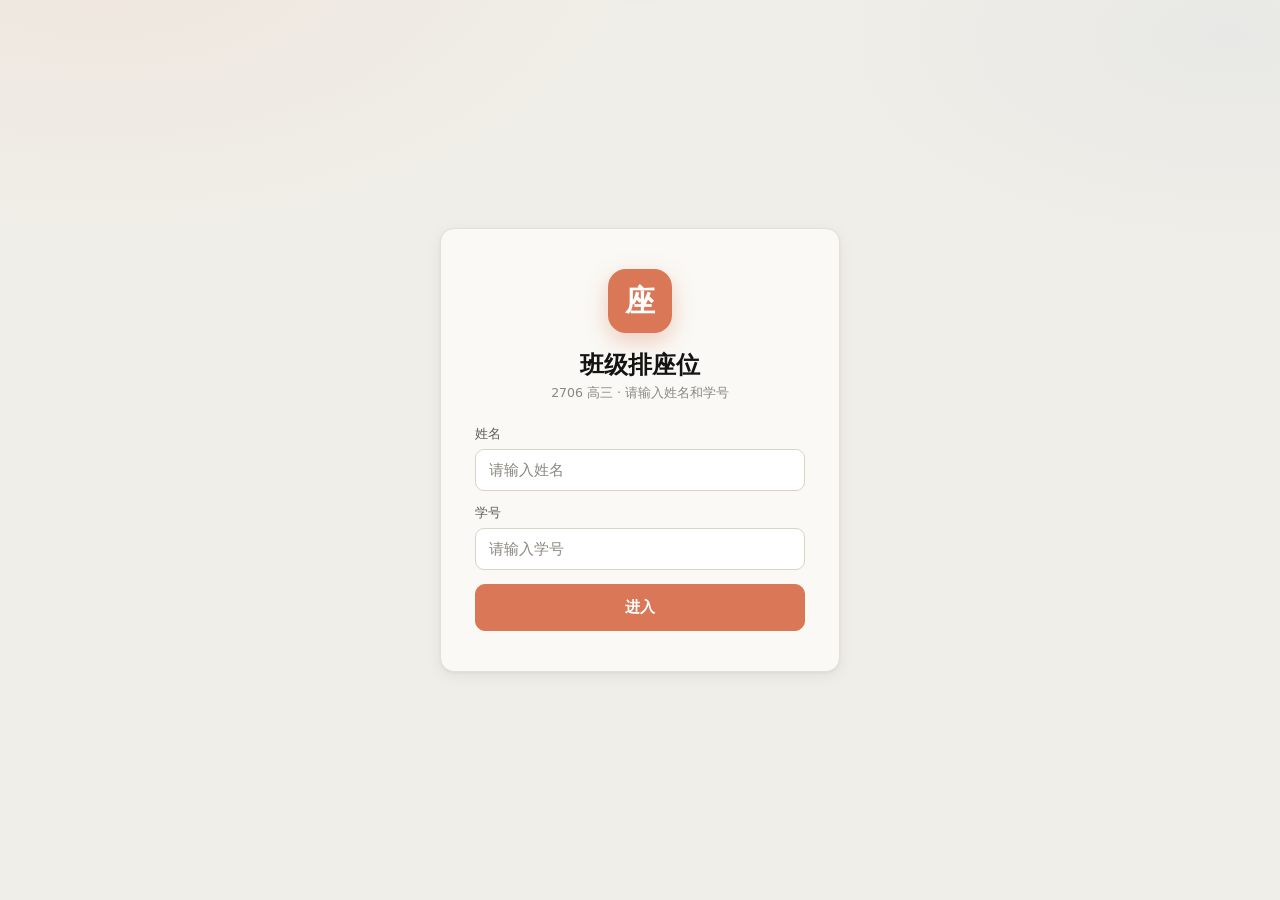
<file: docs/index.html>
<!DOCTYPE html>
<html lang="zh-CN">
<head>
<meta charset="UTF-8">
<meta name="viewport" content="width=device-width, initial-scale=1.0">
<title>班级排座位 · 2706 高三 · 在线版</title>
<style>
/* ============================================================
   Claude 风格主题（Anthropic 官网设计语言）
   暖米色纸感背景 · 陶土橙主色 · 衬线标题 + 人文无衬线正文
   柔和卡片阴影 · 温润圆角 · 低饱和大地色系点缀
   ============================================================ */
  :root{
    /* Anthropic 官方色板 */
    --cl-cream:  #f0eee8;              /* 页面底色：暖米白 */
    --cl-paper:  #faf9f5;              /* 卡片底色：纸白 */
    --cl-white:  #ffffff;
    --cl-dark:   #141413;              /* 墨色：近黑暖灰 */
    --cl-gray:   #5e5d5a;              /* 次级文字 */
    --cl-khaki:  #8a8880;              /* 三级文字 */
    --cl-line:   #e3e0d6;              /* 分隔线 */
    --cl-line-2: #d8d4c8;
    --cl-coral:  #d97757;              /* 主色：Claude 标志性珊瑚/陶土橙 */
    --cl-coral-d:#c25d3d;              /* 主色深态 */
    --cl-coral-soft: rgba(217,119,87,0.10);
    --cl-coral-ring: rgba(217,119,87,0.28);
    --cl-blue:   #587fbf;              /* 点缀蓝（原 Ollie Blue） */
    --cl-green:  #7f9d62;              /* 鼠尾草绿 */
    --cl-orange: #eb925e;              /* 浅陶 */
    --cl-khaki-b:#bcb4a4;
    --cl-gold-bg:#fdf3e3;              /* 米黄提示底 */

    /* 语义别名（沿用旧变量名，JS 无需改动） */
    --glass: var(--cl-paper);          /* 旧毛玻璃面板 → 纸白卡片 */
    --glass-strong: var(--cl-white);
    --stroke: var(--cl-line);
    --ink: var(--cl-dark);
    --ink-dim: var(--cl-gray);
    --rose: var(--cl-coral);           /* 女生 → 珊瑚 */
    --rose-soft: rgba(217,119,87,0.12);
    --blue: var(--cl-blue);            /* 男生 → 靛蓝 */
    --blue-soft: rgba(88,127,191,0.12);
    --gold: var(--cl-orange);
    --radius: 14px;
    --shadow: 0 1px 3px rgba(20,20,19,0.05), 0 4px 16px rgba(20,20,19,0.06);
    --shadow-lg: 0 2px 6px rgba(20,20,19,0.06), 0 12px 32px rgba(20,20,19,0.10);
    --serif: "Source Serif Pro","Noto Serif SC","Songti SC","STSong",Georgia,"Times New Roman",serif;
    --sans:  "Helvetica Neue","PingFang SC","Microsoft YaHei","Noto Sans SC",system-ui,sans-serif;
  }
  *{box-sizing:border-box; margin:0; padding:0;}
  html,body{height:100%;}
  body{
    font-family:var(--sans);
    color:var(--ink);
    min-height:100vh;
    background:
      radial-gradient(900px 480px at 8% -6%, rgba(217,119,87,0.07), transparent 60%),
      radial-gradient(800px 420px at 96% 4%, rgba(88,127,191,0.05), transparent 55%),
      var(--cl-cream);
    background-attachment:fixed;
    -webkit-font-smoothing:antialiased;
  }
  /* 卡片：Claude 式柔和浮起 */
  .glass{
    background:var(--cl-paper);
    border:1px solid var(--cl-line);
    border-radius:var(--radius);
    box-shadow:var(--shadow);
  }
  .app{display:flex; gap:20px; padding:24px; max-width:1500px; margin:0 auto; min-height:100vh; align-items:flex-start;}
  .panel{width:330px; flex-shrink:0; padding:22px; position:sticky; top:24px; display:flex; flex-direction:column; gap:16px; max-height:calc(100vh - 48px); overflow-y:auto;}
  .panel::-webkit-scrollbar{width:6px;}
  .panel::-webkit-scrollbar-thumb{background:var(--cl-khaki-b); border-radius:3px;}
  /* 品牌区 */
  .brand{display:flex; align-items:center; gap:12px;}
  .brand .logo{width:44px;height:44px;border-radius:12px;background:var(--cl-coral);color:#fff;display:flex;align-items:center;justify-content:center;font-size:21px;font-family:var(--serif);font-weight:600;box-shadow:0 4px 14px rgba(217,119,87,0.35);}
  .brand h1{font-size:19px; font-weight:600; letter-spacing:.2px; font-family:var(--serif); color:var(--cl-dark);}
  .brand p{font-size:12px; color:var(--cl-khaki); margin-top:2px;}
  .sec-title{font-size:11px; color:var(--cl-khaki); letter-spacing:1.5px; margin-bottom:8px; text-transform:uppercase; font-weight:600;}
  /* 统计块 */
  .stat-row{display:flex; gap:8px;}
  .stat{flex:1; text-align:center; padding:10px 6px; border-radius:12px; background:var(--cl-white); border:1px solid var(--cl-line);}
  .stat b{display:block; font-size:22px; font-weight:700; font-family:var(--serif); color:var(--cl-dark);}
  .stat span{font-size:11px; color:var(--cl-khaki);}
  .stat.girl b{color:var(--cl-coral);}
  .stat.boy b{color:var(--cl-blue);}
  .stat.seat b{color:#c07a3d;}
  /* 按钮：Claude 式圆润描边/实心 */
  .btn{
    display:inline-flex; align-items:center; justify-content:center; gap:6px;
    padding:10px 14px; border-radius:10px; border:1px solid var(--cl-line-2);
    background:var(--cl-white); color:var(--cl-dark); font-size:14px; cursor:pointer;
    transition:background .18s, border-color .18s, transform .12s, box-shadow .18s;
    width:100%; font-family:inherit; font-weight:500;
  }
  .btn:hover{background:#f5f3ec; border-color:var(--cl-khaki-b); transform:translateY(-1px); box-shadow:0 2px 8px rgba(20,20,19,0.06);}
  .btn:active{transform:translateY(0);}
  .btn.primary{background:var(--cl-coral); border-color:var(--cl-coral); color:#fff; font-weight:600;}
  .btn.primary:hover{background:var(--cl-coral-d); border-color:var(--cl-coral-d); box-shadow:0 4px 14px rgba(217,119,87,0.32);}
  .btn.gold{background:#efe6d5; border-color:#e0d3ba; color:#6b5233; font-weight:600;}
  .btn.gold:hover{background:#e8dcc6; box-shadow:0 2px 8px rgba(120,90,40,0.12);}
  .btn.green{background:var(--cl-green); border-color:var(--cl-green); color:#fff; font-weight:600;}
  .btn.green:hover{background:#6d8a53; box-shadow:0 4px 12px rgba(127,157,98,0.3);}
  .btn.red{background:#c14b3f; border-color:#c14b3f; color:#fff; font-weight:600;}
  .btn.red:hover{background:#a53c31; box-shadow:0 4px 12px rgba(193,75,63,0.3);}
  .btn.small{padding:8px 10px; font-size:12.5px;}
  .btn.mini{padding:5px 9px; font-size:12px; width:auto;}
  .btn-row{display:flex; gap:8px;}
  .btn-row .btn{flex:1;}
  /* 选项行与开关 */
  .opt{display:flex; align-items:center; justify-content:space-between; padding:8px 4px; font-size:13px; color:var(--ink);}
  .switch{position:relative; width:40px; height:22px; flex-shrink:0;}
  .switch input{opacity:0; width:0; height:0;}
  .sl{position:absolute; cursor:pointer; inset:0; border-radius:22px; background:#ddd8cc; border:1px solid var(--cl-line-2); transition:.25s;}
  .sl:before{content:""; position:absolute; width:16px; height:16px; left:3px; top:2px; border-radius:50%; background:#fff; transition:.25s; box-shadow:0 1px 3px rgba(0,0,0,0.18);}
  .switch input:checked + .sl{background:var(--cl-coral); border-color:var(--cl-coral);}
  .switch input:checked + .sl:before{transform:translateX(17px);}
  /* 输入控件 */
  input[type=text], input[type=number], input[type=password], select, textarea{
    background:var(--cl-white); border:1px solid var(--cl-line-2); color:var(--cl-dark);
    border-radius:9px; padding:8px 10px; font-size:13px; width:100%; font-family:inherit; outline:none;
    transition:border-color .18s, box-shadow .18s;
  }
  input:focus, select:focus, textarea:focus{border-color:var(--cl-coral); box-shadow:0 0 0 3px var(--cl-coral-ring);}
  ::placeholder{color:var(--cl-khaki);}
  label{font-size:12px; color:var(--cl-gray); display:block; margin-bottom:4px;}
  .collapse{border-top:1px dashed var(--cl-line-2); padding-top:12px;}
  .file-input{position:relative;}
  .file-input input[type=file]{position:absolute; inset:0; opacity:0; cursor:pointer;}
  .tip{font-size:11px; color:var(--cl-khaki); line-height:1.6;}
  /* 同步状态 */
  .sync-status{display:flex; align-items:center; gap:8px; font-size:12px; color:var(--cl-gray); padding:8px 10px; border-radius:10px; background:var(--cl-gold-bg); border:1px solid #eeddc0;}
  .sync-status .dot-s{width:9px;height:9px;border-radius:50%;background:var(--cl-green); box-shadow:0 0 0 3px rgba(127,157,98,0.18); flex-shrink:0;}
  .sync-status.off .dot-s{background:#c14b3f; box-shadow:0 0 0 3px rgba(193,75,63,0.18);}
  /* Toast */
  .toast{
    position:fixed; top:20px; left:50%; transform:translateX(-50%) translateY(-80px);
    background:var(--cl-dark); border:1px solid #2c2b28; color:#f5f3ec;
    padding:12px 22px; border-radius:12px; z-index:99;
    transition:transform .3s ease; font-size:14px; box-shadow:var(--shadow-lg); max-width:90vw;
  }
  .toast.show{transform:translateX(-50%) translateY(0);}
  .toast.err{background:#7e3226; border-color:#93402f;}
  /* 舞台区 */
  .stage{flex:1; min-width:0; display:flex; flex-direction:column; gap:16px;}
  .stage-head{padding:16px 20px; display:flex; align-items:center; justify-content:space-between; flex-wrap:wrap; gap:10px;}
  .stage-head h2{font-size:17px; font-weight:600; font-family:var(--serif); color:var(--cl-dark);}
  .stage-head .score{font-size:12.5px; color:var(--cl-gray);}
  .board{display:flex; justify-content:center; padding:10px 0 4px 0; gap:16px; flex-wrap:wrap;}
  .board-tag{
    width:70%; text-align:center; padding:9px; border-radius:10px;
    background:linear-gradient(180deg,#ece8dd,#e4dfd2);
    border:1px solid var(--cl-line-2); font-size:13px; letter-spacing:6px; color:var(--cl-gray); font-weight:500;
  }
  /* 讲台护法位 */
  .podium-area{display:flex; justify-content:flex-start; padding:4px 12px 8px 12px; gap:14px; align-items:stretch;}
  .podium-seat{
    min-width:120px; min-height:56px; border-radius:12px; padding:8px 14px; text-align:center;
    display:flex; flex-direction:column; align-items:center; justify-content:center; gap:2px;
    border:1px solid #e6c9a4; background:linear-gradient(180deg,#fdf3e3,#f9ead2);
  }
  .podium-seat .nm{font-size:14px; font-weight:700; color:#8a5a28;}
  .podium-seat .sub{font-size:10.5px; color:#b08a55;}
  .podium-empty{min-width:120px; min-height:56px; border-radius:12px; border:1px dashed #dfc8a8; display:flex; align-items:center; justify-content:center; font-size:12px; color:#c3a87e; background:#fcf8ef;}
  /* 座位网格 */
  .grid-wrap{padding:18px; overflow-x:auto;}
  .grid{display:grid; gap:12px; min-width:880px; margin:0 auto; justify-content:center;}
  .seat{
    min-height:88px; border-radius:12px; padding:10px 8px; text-align:center;
    display:flex; flex-direction:column; align-items:center; justify-content:center; gap:3px;
    border:1px solid var(--cl-line-2); background:var(--cl-white);
    cursor:pointer; position:relative; transition:transform .12s, box-shadow .2s, border-color .2s;
    user-select:none; box-shadow:0 1px 2px rgba(20,20,19,0.04);
  }
  .seat:hover{transform:translateY(-2px); box-shadow:var(--shadow);}
  .seat .nm{font-size:15px; font-weight:600; color:var(--cl-dark);}
  .seat .sub{font-size:10.5px; color:var(--cl-khaki);}
  .seat.girl{border-color:#e8b39c; background:var(--rose-soft);}
  .seat.boy{border-color:#b5c8e4; background:var(--blue-soft);}
  .seat.empty{background:#f7f5ef; border-style:dashed; transition:border-color .2s, background .2s, transform .2s;}
  .seat.empty:hover{border-color:var(--cl-green); background:rgba(127,157,98,0.08); transform:translateY(-2px);}
  .seat.empty .nm{color:#cdc8ba; font-weight:400;}
  .seat.middle::after{content:""; position:absolute; inset:3px; border:1px solid rgba(20,20,19,0.06); border-radius:9px; pointer-events:none;}
  .seat.selected{border-color:var(--cl-coral); box-shadow:0 0 0 2px var(--cl-coral), var(--shadow); transform:translateY(-2px) scale(1.03);}
  .seat.me{border-color:var(--cl-green); box-shadow:0 0 0 2px rgba(127,157,98,0.8), var(--shadow);}
  .seat.no-swap{opacity:.6; cursor:not-allowed;}
  .seat .fav{position:absolute; top:-7px; right:-7px; width:22px;height:22px;border-radius:50%;background:var(--cl-coral); color:#fff; font-size:11px; font-weight:700; display:none; align-items:center; justify-content:center; box-shadow:0 2px 6px rgba(217,119,87,0.4);}
  .seat.single .fav{display:flex;}
  .seat.fixed-pair{border-color:#e0c08e; box-shadow:0 0 0 1px rgba(200,160,90,0.35) inset;}
  .seat.guard{border-color:#e6c9a4; background:linear-gradient(180deg,#fdf3e3,#f9ead2);}
  .seat.ban{border-color:#dba9a1;}
  .front-note{font-size:11px; color:var(--cl-khaki); text-align:center; margin-top:6px;}
  /* 图例 */
  .legend{display:flex; gap:14px; align-items:center; font-size:12px; color:var(--cl-gray); flex-wrap:wrap;}
  .dot{display:inline-block; width:11px;height:11px;border-radius:4px; margin-right:5px; vertical-align:-1px;}
  .legend .g{background:var(--rose-soft); border:1px solid #e8b39c;}
  .legend .b{background:var(--blue-soft); border:1px solid #b5c8e4;}
  .legend .m{background:#f7f5ef; border:1px dashed #c9c3b4;}
  .legend .k{background:#fdf3e3; border:1px solid #e6c9a4;}
  /* 换座申请 */
  .req-item{background:var(--cl-white); border:1px solid var(--cl-line); border-radius:12px; padding:10px 12px; margin-bottom:8px; box-shadow:0 1px 2px rgba(20,20,19,0.04);}
  .req-item .who{font-size:13px; font-weight:600; color:var(--cl-dark);}
  .req-item .meta{font-size:11px; color:var(--cl-khaki); margin:4px 0 8px;}
  .req-item .btns{display:flex; gap:8px;}
  .my-seat{display:flex; align-items:center; gap:10px; padding:10px 12px; border-radius:12px; background:#f2f5ee; border:1px solid #d5dec8; margin-bottom:6px;}
  .my-seat .lb{font-size:12px; color:var(--cl-gray);}
  .my-seat .nm{font-size:14px; font-weight:700; color:#57723f;}
  /* 登录页 */
  .login-wrap{min-height:100vh; display:flex; align-items:center; justify-content:center; padding:20px;}
  .login-card{width:400px; max-width:94vw; padding:40px 34px; text-align:center;}
  .login-card .logo{width:64px;height:64px;border-radius:18px;background:var(--cl-coral);color:#fff;display:flex;align-items:center;justify-content:center;font-size:30px;font-family:var(--serif);font-weight:600;margin:0 auto 16px;box-shadow:0 8px 22px rgba(217,119,87,0.35);}
  .login-card h1{font-size:24px; margin-bottom:4px; font-family:var(--serif); font-weight:600;}
  .login-card .sub{font-size:12.5px; color:var(--cl-khaki); margin-bottom:24px;}
  .login-card .field{text-align:left; margin-bottom:14px;}
  .login-card .field label{font-size:12.5px; color:var(--cl-gray); margin-bottom:6px;}
  .login-card input{font-size:15px; padding:11px 13px;}
  /* 用户条与角色标签 */
  .user-chip{display:flex; align-items:center; justify-content:space-between; gap:10px; padding:10px 12px; border-radius:12px; background:var(--cl-white); border:1px solid var(--cl-line);}
  .user-chip .u{font-size:13px; font-weight:600; color:var(--cl-dark);}
  .user-chip .r{font-size:11px; color:var(--cl-khaki);}
  .role-tag{display:inline-block; font-size:10.5px; padding:2px 9px; border-radius:20px; margin-left:6px; font-weight:500;}
  .role-tag.stu{background:rgba(88,127,191,0.12); color:#41618f; border:1px solid #c4d3ea;}
  .role-tag.tch{background:#fdf3e3; color:#9a6a28; border:1px solid #e6c9a4;}
  .role-tag.adm{background:var(--cl-coral-soft); color:var(--cl-coral-d); border:1px solid #e8b39c;}
  /* 名单 */
  .roster-item{display:flex; align-items:center; gap:8px; padding:6px 4px; font-size:12.5px; border-bottom:1px solid var(--cl-line); color:var(--cl-dark);}
  .roster-item .nm{flex:1; text-align:left;}
  .roster-item .no{width:38px; color:var(--cl-khaki);}
  .roster-item .g{width:22px;}
  .roster-item .g.f{color:var(--cl-coral);}
  .roster-item .g.m{color:var(--cl-blue);}
  .hint-box{font-size:11.5px; color:var(--cl-gray); background:var(--cl-gold-bg); border:1px dashed #e2cfab; border-radius:10px; padding:9px 11px; line-height:1.7;}
  /* 问卷调查区 */
  .survey-card{padding:18px 20px;}
  .survey-card h3{font-size:16px; font-weight:600; font-family:var(--serif); color:var(--cl-dark); margin-bottom:4px;}
  .survey-card .s-sub{font-size:12px; color:var(--cl-khaki); margin-bottom:14px;}
  .sv-sec{margin-bottom:16px;}
  .sv-label{font-size:13px; font-weight:600; color:var(--cl-gray); margin-bottom:8px; display:flex; align-items:center; gap:6px;}
  .sv-label .req-star{color:var(--cl-coral);}
  .sv-chip-row{display:flex; gap:10px; flex-wrap:wrap;}
  .sv-chip{
    padding:8px 18px; border-radius:12px; border:1px solid var(--cl-line-2); background:var(--cl-white);
    font-size:13px; color:var(--cl-dark); cursor:pointer; transition:border-color .15s, background .15s, box-shadow .15s; user-select:none;
  }
  .sv-chip:hover{border-color:#d8bfae;}
  .sv-chip.on{border-color:var(--cl-coral); background:var(--cl-coral-soft); color:var(--cl-coral-d); font-weight:600; box-shadow:0 0 0 1px var(--cl-coral) inset;}
  .sv-checks{display:flex; flex-wrap:wrap; gap:8px; max-height:180px; overflow-y:auto; padding:10px; border:1px solid var(--cl-line); border-radius:12px; background:#faf8f2;}
  .sv-check{
    display:inline-flex; align-items:center; gap:6px; font-size:12.5px; color:var(--cl-dark);
    padding:5px 10px; border-radius:10px; border:1px solid var(--cl-line-2); background:var(--cl-white); cursor:pointer; user-select:none;
    transition:border-color .15s, background .15s;
  }
  .sv-check input{accent-color:var(--cl-coral); width:14px; height:14px; cursor:pointer;}
  .sv-check.on{border-color:var(--cl-coral); background:var(--cl-coral-soft);}
  .sv-check.avoid.on{border-color:#b0574a; background:#f6e3df;}
  .sv-check.avoid.on input{accent-color:#b0574a;}
  .sv-foot{display:flex; gap:10px; align-items:center; flex-wrap:wrap; margin-top:6px;}
  .sv-count{font-size:11.5px; color:var(--cl-khaki);}
  .sv-table{width:100%; border-collapse:collapse; font-size:12px;}
  .sv-table th{ text-align:left; padding:7px 8px; color:var(--cl-gray); border-bottom:2px solid var(--cl-line-2); font-weight:600; white-space:nowrap;}
  .sv-table td{ padding:7px 8px; border-bottom:1px solid var(--cl-line); color:var(--cl-dark); vertical-align:top;}
  .sv-table tr:nth-child(even) td{background:#faf8f2;}
  .sv-tag{display:inline-block; font-size:10.5px; padding:1px 8px; border-radius:20px; margin:1px 2px 1px 0; white-space:nowrap;}
  .sv-tag.front{background:#fdf3e3; color:#9a6a28; border:1px solid #e6c9a4;}
  .sv-tag.mid{background:rgba(88,127,191,0.10); color:#41618f; border:1px solid #c4d3ea;}
  .sv-tag.back{background:#f2f5ee; color:#57723f; border:1px solid #d5dec8;}
  .sv-tag.want{background:var(--cl-coral-soft); color:var(--cl-coral-d); border:1px solid #e8b39c;}
  .sv-tag.avoid{background:#f6e3df; color:#93402f; border:1px solid #dba9a1;}
  .sv-tag.none{background:#f4f2ec; color:#b3ad9e; border:1px solid var(--cl-line);}
  .sv-done{color:var(--cl-green); font-weight:600;}
  .sv-todo{color:#b3ad9e;}
  .sv-scroll{max-height:340px; overflow:auto; border:1px solid var(--cl-line); border-radius:12px; background:var(--cl-white);}
  /* 弹窗 */
  .modal-mask{position:fixed; inset:0; background:rgba(20,20,19,0.35); backdrop-filter:blur(3px); z-index:200; display:flex; align-items:center; justify-content:center;}
  .modal{width:380px; max-width:90vw; padding:26px 24px; text-align:center; background:var(--cl-paper); border:1px solid var(--cl-line); border-radius:16px; box-shadow:var(--shadow-lg);}
  .modal .m-msg{font-size:15px; line-height:1.7; margin-bottom:20px; color:var(--cl-dark);}
  .modal .m-btns{display:flex; gap:10px;}
  .hide{display:none !important;}
  @media print{
    body{background:#fff !important; color:#111;}
    .panel,.toast,.btn,.no-print,.sync-status{display:none !important;}
    .seat{background:#fff !important; border:1px solid #999 !important; color:#111 !important;}
    .grid{min-width:0;}
    .stage{width:100%;}
  }
  @media (max-width:1080px){ .app{flex-direction:column;} .panel{position:static; width:100%; max-height:none;} }
</style>
</head>
<body>

<!-- ========== 登录界面 ========== -->
<div id="loginView" class="login-wrap">
  <div class="login-card glass">
    <div class="logo">座</div>
    <h1>班级排座位</h1>
    <div class="sub" id="loginSub">2706 高三 · 请输入姓名和学号</div>
    <div class="field">
      <label>姓名</label>
      <input type="text" id="loginName" placeholder="请输入姓名" autocomplete="off">
    </div>
    <div class="field">
      <label>学号</label>
      <input type="text" id="loginNo" placeholder="请输入学号" autocomplete="off" inputmode="numeric">
    </div>
    <button class="btn primary" id="btnLogin" style="font-size:15px; padding:13px;">进入</button>
  </div>
</div>

<!-- ========== 主界面 ========== -->
<div id="appView" class="app hide">
  <aside class="panel glass">
    <div class="brand">
      <div class="logo">座</div>
      <div>
        <h1>班级排座位</h1>
        <p id="brandSub">2706 高三 · 手动同步</p>
      </div>
    </div>
    <div id="syncStatus" class="sync-status"><span class="dot-s"></span><span id="syncText">连接中…</span></div>
    <div class="user-chip">
      <div><span class="u" id="whoami">—</span><span class="role-tag stu" id="roleTag">学生</span></div>
      <button class="btn mini" id="btnSync" title="立即同步最新状态">同步</button>
      <button class="btn mini" id="btnToken" title="设置 GitHub 写入 Token">Token</button>
      <button class="btn mini" id="btnLogout">退出</button>
    </div>
    <div>
      <div class="sec-title">班级名单</div>
      <div class="stat-row">
        <div class="stat girl"><b id="stGirls">0</b><span>女生</span></div>
        <div class="stat boy"><b id="stBoys">0</b><span>男生</span></div>
        <div class="stat"><b id="stTotal">0</b><span>学生</span></div>
        <div class="stat seat"><b id="stSeats">0</b><span>座位</span></div>
      </div>
    </div>

    <!-- 我的座位（学生） -->
    <div id="secMySeat" class="hide">
      <div class="sec-title">我的座位</div>
      <div class="my-seat"><span class="lb">当前座位</span><span class="nm" id="mySeatText">—</span></div>
      <div class="hint-box">点击其他同学的座位，可向他发起「换座申请」，对方同意后即可换座。</div>
    </div>

    <!-- 换座申请（学生+老师+管理员） -->
    <div id="secRequests">
      <div class="sec-title">换座申请</div>
      <div id="reqList"><div class="tip">暂无申请</div></div>
    </div>

    <!-- 班主任规则面板（老师+管理员） -->
    <div id="secTeacher" class="hide">
      <div class="collapse">
        <div class="sec-title">班主任规则</div>
        <div style="margin-top:4px;"><label>左右护法（讲台旁，逗号分隔，最多2人）</label><input type="text" id="fixGuards" value="" placeholder="如：沙宇桐,李四"></div>
        <div style="margin-top:8px;"><label>固定同桌（逗号分隔，每2人一组）</label><input type="text" id="fixPairs" value="杨天雪,徐雨辰"></div>
        <div style="margin-top:8px;"><label>单人单座（逗号分隔）</label><input type="text" id="fixAlone" value="张千慧"></div>
        <div style="margin-top:8px;"><label>不可为同桌（逗号分隔，每2人一组）</label><input type="text" id="fixNoDesk" value="" placeholder="如：张三,李四,王五,赵六"></div>
        <div style="margin-top:10px;" class="btn-row">
          <button class="btn gold small" id="btnSaveRules">保存规则</button>
        </div>
        <div class="tip" style="margin-top:6px;">保存后自动应用到新排位；强制互换无视一切规则。</div>
      </div>
      <div class="collapse">
        <div class="sec-title">强制互换（无视规则）</div>
        <div class="btn-row" style="margin-top:4px;">
          <select id="forceA"></select>
          <select id="forceB"></select>
        </div>
        <div style="margin-top:8px;" class="btn-row">
          <button class="btn gold small" id="btnForceSwap">⇄ 强制互换</button>
        </div>
      </div>
      <div class="collapse">
        <div class="sec-title">排座 / 轮换</div>
        <div class="opt"><span>考虑身高（高个靠后）</span>
          <label class="switch"><input type="checkbox" id="useHeight" checked><span class="sl"></span></label>
        </div>
        <div class="opt"><span>考虑同桌/位置偏好</span>
          <label class="switch"><input type="checkbox" id="usePref" checked><span class="sl"></span></label>
        </div>
        <div class="opt"><span>纯随机</span>
          <label class="switch"><input type="checkbox" id="randomize"><span class="sl"></span></label>
        </div>
        <div style="margin-top:6px;"><label>优化迭代次数</label><input type="number" id="iterations" value="4000" min="100" step="100"></div>
        <div style="margin-top:8px;" class="btn-row">
          <button class="btn primary small" id="btnArrange">✨ 生成排位</button>
          <button class="btn small" id="btnClear">清空</button>
        </div>
        <div style="margin-top:8px;" class="btn-row">
          <button class="btn small" id="btnRotRow">⬇ 前后轮换</button>
          <button class="btn small" id="btnRotColKeep">⇄ 左右(保女生列)</button>
        </div>
        <div style="margin-top:8px;" class="btn-row">
          <button class="btn small" id="btnRotColGroup">⤳ 左右大组轮换</button>
        </div>
      </div>
      <div class="collapse">
        <div class="sec-title">导出</div>
        <div class="btn-row">
          <button class="btn small" id="btnCsv">📄 导出 CSV</button>
          <button class="btn small" onclick="window.print()">🖨 打印/存图</button>
        </div>
      </div>
    </div>

    <!-- 管理员面板（仅 admin） -->
    <div id="secAdmin" class="hide">
      <div class="collapse">
        <div class="sec-title">管理员设置</div>
        <div style="margin-top:4px;"><label>班主任姓名</label><input type="text" id="admTeacher" value=""></div>
        <div style="margin-top:8px;"><label>修改管理员密码</label><input type="password" id="admPass" placeholder="新密码（留空不改）"></div>
        <div style="margin-top:8px;" class="btn-row">
          <button class="btn gold small" id="btnAdmSave">保存设置</button>
        </div>
      </div>
      <div class="collapse">
        <div class="sec-title">学生名单（共 <span id="rosterCount">0</span> 人）</div>
        <div class="btn-row" style="margin-bottom:8px;">
          <button class="btn small" id="btnAddRoster">+ 新增学生</button>
          <button class="btn small" id="btnImportRoster">📥 导入文件</button>
          <input type="file" id="fileRoster" accept=".xlsx,.csv" style="display:none;">
        </div>
        <div id="rosterList" style="max-height:280px; overflow-y:auto;"></div>
      </div>
    </div>
  </aside>

  <main class="stage">
    <div class="stage-head glass">
      <div>
        <h2 id="stageTitle">座位表</h2>
        <div class="score" id="scoreBox">—</div>
      </div>
      <div class="legend">
        <span><i class="dot g"></i>女生</span>
        <span><i class="dot b"></i>男生</span>
        <span><i class="dot k"></i>讲台旁/护法</span>
        <span><i class="dot m"></i>空位</span>
        <span id="layoutDesc"></span>
      </div>
    </div>
    <div class="grid-wrap glass">
      <div class="board no-print"><div class="board-tag">🏫 讲 台 / 黑 板（前 排）</div></div>
      <div id="podiumArea" class="podium-area no-print"></div>
      <div class="grid" id="grid"></div>
      <div class="front-note" id="frontNote">中间 4 列 × 6 行 · 旁边 4 列 × 5 行 · 两列一组 · 女生一列组（最后一排单人）· 其余列男生</div>
    </div>
    <div id="roleMsg" class="lock-msg no-print" style="display:none;"></div>

    <!-- 学生问卷调查区（仅学生可见） -->
    <div id="secSurveyStudent" class="glass survey-card no-print hide">
      <h3>📋 座位问卷调查</h3>
      <div class="s-sub">填写你心目中的座位偏好，班主任排座时会参考（可随时修改重新提交）。</div>
      <div class="sv-sec">
        <div class="sv-label"><span class="req-star">✱</span>位置优先度（单选）</div>
        <div class="sv-chip-row" id="svRowPref">
          <button type="button" class="sv-chip" data-v="-1">前排</button>
          <button type="button" class="sv-chip" data-v="0">中排</button>
          <button type="button" class="sv-chip" data-v="1">后排</button>
        </div>
      </div>
      <div class="sv-sec">
        <div class="sv-label">希望哪些人坐你旁边（多选，按点击顺序作为优先级）</div>
        <div class="sv-checks" id="svWantList"></div>
        <div class="sv-count" id="svWantCount">已选 0 人</div>
      </div>
      <div class="sv-sec">
        <div class="sv-label">不希望哪些人坐你旁边（多选）</div>
        <div class="sv-checks" id="svAvoidList"></div>
        <div class="sv-count" id="svAvoidCount">已选 0 人</div>
      </div>
      <div class="sv-foot">
        <button class="btn primary small" id="btnSurveySave">💾 提交问卷</button>
        <button class="btn small" id="btnSurveyReset">重置</button>
        <span class="sv-count" id="svSavedAt"></span>
      </div>
    </div>

    <!-- 教师/管理员：问卷汇总区 -->
    <div id="secSurveyAdmin" class="glass survey-card no-print hide">
      <h3>📊 问卷汇总（共 <span id="svDoneCount">0</span>/<span id="svTotalCount">0</span> 人已提交）</h3>
      <div class="s-sub">查看全班问卷回答；「应用到名单」会把问卷写入每位同学的偏好，下次生成排位自动生效。</div>
      <div class="sv-scroll">
        <table class="sv-table" id="svSummaryTable">
          <thead><tr><th>学号</th><th>姓名</th><th>位置优先度</th><th>希望同桌</th><th>不希望同桌</th><th>状态</th></tr></thead>
          <tbody></tbody>
        </table>
      </div>
      <div class="sv-foot" style="margin-top:12px;">
        <button class="btn gold small" id="btnSurveyApply">✅ 应用问卷到名单</button>
        <button class="btn small" id="btnSurveyExport">📄 导出问卷 CSV</button>
        <button class="btn small" id="btnSurveyTemplate">🗒 下载空白模板</button>
      </div>
      <div class="hint-box" style="margin-top:10px;">导出的 CSV 可直接上传到桌面版（本地 Go 服务）的「导入问卷」入口，格式互通。</div>
    </div>
  </main>
</div>

<div class="toast" id="toast"></div>
<div id="modalMask" class="modal-mask hide">
  <div class="modal glass">
    <div class="m-msg" id="modalMsg"></div>
    <div class="m-btns">
      <button class="btn primary" id="modalOk">确定</button>
      <button class="btn" id="modalCancel">取消</button>
    </div>
  </div>
</div>
<script src="app.js"></script>
</body>
</html>
</file>
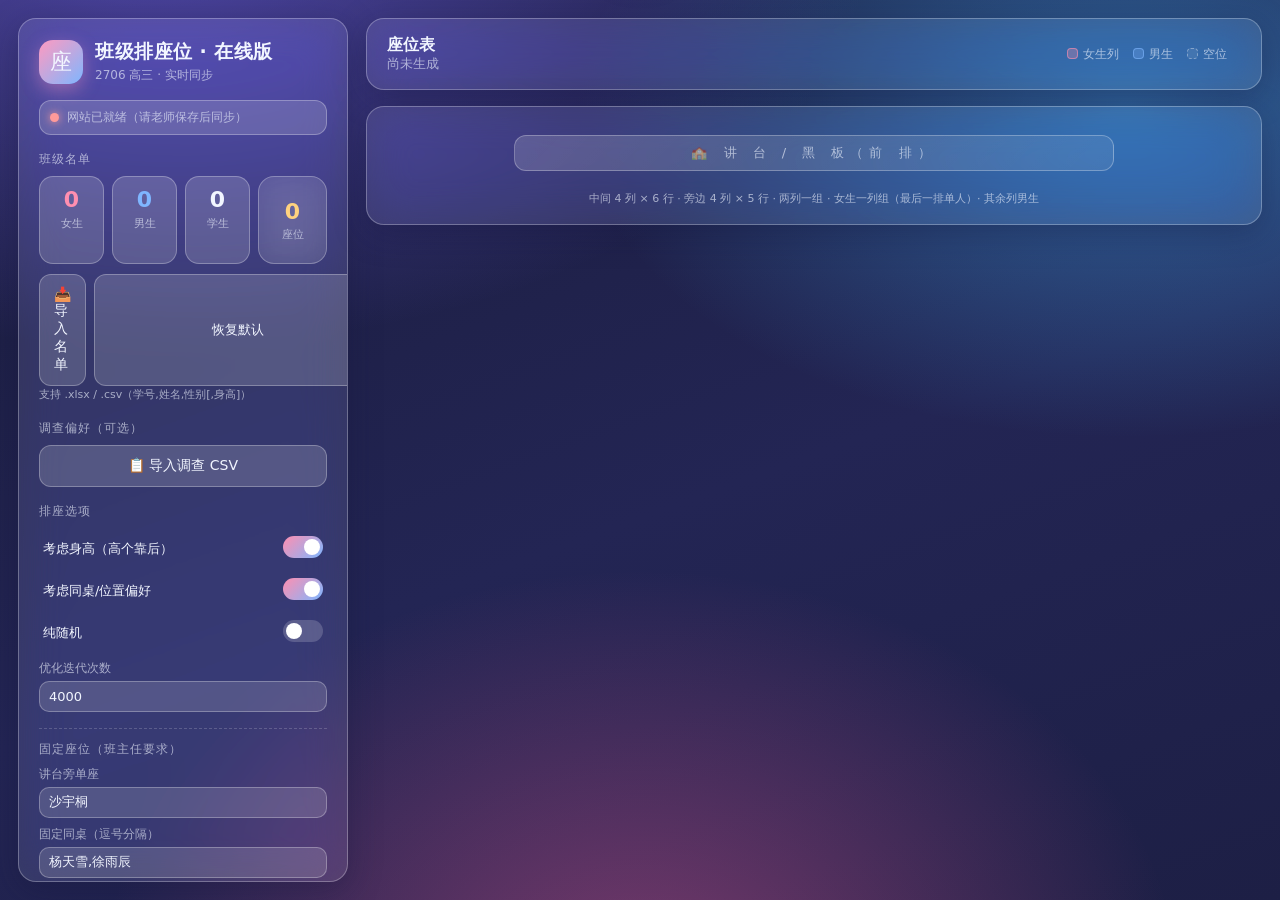
<file: site/index.html>
<!DOCTYPE html>
<html lang="zh-CN">
<head>
<meta charset="UTF-8">
<meta name="viewport" content="width=device-width, initial-scale=1.0">
<title>班级排座位 · 2706 高三 · 在线版</title>
<style>
  :root{
    --glass: rgba(255,255,255,0.10);
    --glass-strong: rgba(255,255,255,0.16);
    --stroke: rgba(255,255,255,0.28);
    --ink: #f2f6ff;
    --ink-dim: rgba(240,245,255,0.62);
    --rose: #ff8fb0;
    --rose-soft: rgba(255,143,176,0.28);
    --blue: #7fb6ff;
    --blue-soft: rgba(127,182,255,0.26);
    --gold: #ffd27f;
    --radius: 18px;
    --shadow: 0 8px 32px rgba(20,20,60,0.35);
  }
  *{box-sizing:border-box; margin:0; padding:0;}
  html,body{height:100%;}
  body{
    font-family:"PingFang SC","Microsoft YaHei","Noto Sans SC",system-ui,sans-serif;
    color:var(--ink);
    min-height:100vh;
    background:
      radial-gradient(1200px 700px at 12% -8%, rgba(124,106,255,0.55), transparent 60%),
      radial-gradient(1000px 600px at 88% 12%, rgba(66,183,255,0.45), transparent 55%),
      radial-gradient(900px 700px at 50% 110%, rgba(255,96,160,0.40), transparent 60%),
      linear-gradient(160deg, #1a1c3c 0%, #232554 55%, #1d1f45 100%);
    background-attachment:fixed;
  }
  .glass{
    background:var(--glass);
    -webkit-backdrop-filter: blur(22px) saturate(1.4);
    backdrop-filter: blur(22px) saturate(1.4);
    border:1px solid var(--stroke);
    border-radius:var(--radius);
    box-shadow:var(--shadow);
  }
  .app{display:flex; gap:18px; padding:18px; max-width:1500px; margin:0 auto; min-height:100vh; align-items:flex-start;}
  .panel{width:330px; flex-shrink:0; padding:20px; position:sticky; top:18px; display:flex; flex-direction:column; gap:16px; max-height:calc(100vh - 36px); overflow-y:auto;}
  .panel::-webkit-scrollbar{width:6px;}
  .panel::-webkit-scrollbar-thumb{background:rgba(255,255,255,0.2); border-radius:3px;}
  .brand{display:flex; align-items:center; gap:12px;}
  .brand .logo{width:44px;height:44px;border-radius:14px;background:linear-gradient(135deg,#ff9ac0,#7fb6ff);display:flex;align-items:center;justify-content:center;font-size:22px;box-shadow:0 6px 18px rgba(255,150,190,0.4);}
  .brand h1{font-size:19px; font-weight:700; letter-spacing:.5px;}
  .brand p{font-size:12px; color:var(--ink-dim); margin-top:2px;}
  .sec-title{font-size:12px; color:var(--ink-dim); letter-spacing:1px; margin-bottom:8px; text-transform:uppercase;}
  .stat-row{display:flex; gap:8px;}
  .stat{flex:1; text-align:center; padding:10px 6px; border-radius:14px; background:var(--glass-strong); border:1px solid var(--stroke);}
  .stat b{display:block; font-size:22px; font-weight:700;}
  .stat span{font-size:11px; color:var(--ink-dim);}
  .stat.girl b{color:var(--rose);}
  .stat.boy b{color:var(--blue);}
  .stat.seat b{color:var(--gold);}
  .btn{
    display:inline-flex; align-items:center; justify-content:center; gap:6px;
    padding:11px 14px; border-radius:12px; border:1px solid var(--stroke);
    background:var(--glass-strong); color:var(--ink); font-size:14px; cursor:pointer;
    transition:transform .12s, background .2s; width:100%; font-family:inherit;
  }
  .btn:hover{background:rgba(255,255,255,0.24); transform:translateY(-1px);}
  .btn.primary{background:linear-gradient(135deg,rgba(255,143,176,.85),rgba(127,182,255,.85)); border:none; font-weight:600; color:#fff;}
  .btn.primary:hover{filter:brightness(1.08);}
  .btn.gold{background:linear-gradient(135deg,rgba(255,210,127,.8),rgba(255,150,120,.8)); border:none; color:#fff; font-weight:600;}
  .btn.green{background:linear-gradient(135deg,rgba(110,220,160,.85),rgba(90,180,255,.85)); border:none; color:#fff; font-weight:600;}
  .btn.small{padding:8px 10px; font-size:12.5px;}
  .btn-row{display:flex; gap:8px;}
  .btn-row .btn{flex:1;}
  .opt{display:flex; align-items:center; justify-content:space-between; padding:8px 4px; font-size:13px; color:var(--ink);}
  .switch{position:relative; width:40px; height:22px; flex-shrink:0;}
  .switch input{opacity:0; width:0; height:0;}
  .sl{position:absolute; cursor:pointer; inset:0; border-radius:22px; background:rgba(255,255,255,0.18); transition:.25s;}
  .sl:before{content:""; position:absolute; width:16px; height:16px; left:3px; top:3px; border-radius:50%; background:#fff; transition:.25s;}
  .switch input:checked + .sl{background:linear-gradient(135deg,#ff8fb0,#7fb6ff);}
  .switch input:checked + .sl:before{transform:translateX(18px);}
  input[type=text], input[type=number], input[type=password], select{
    background:rgba(255,255,255,0.14); border:1px solid var(--stroke); color:var(--ink);
    border-radius:10px; padding:7px 9px; font-size:13px; width:100%; font-family:inherit; outline:none;
  }
  input:focus, select:focus{border-color:rgba(255,255,255,0.6);}
  label{font-size:12px; color:var(--ink-dim); display:block; margin-bottom:4px;}
  .collapse{border-top:1px dashed rgba(255,255,255,0.18); padding-top:12px;}
  .file-input{position:relative;}
  .file-input input[type=file]{position:absolute; inset:0; opacity:0; cursor:pointer;}
  .tip{font-size:11px; color:var(--ink-dim); line-height:1.6;}
  .sync-status{display:flex; align-items:center; gap:8px; font-size:12px; color:var(--ink-dim); padding:8px 10px; border-radius:12px; background:var(--glass-strong); border:1px solid var(--stroke);}
  .sync-status .dot-s{width:9px;height:9px;border-radius:50%;background:#8fe0a0; box-shadow:0 0 8px #8fe0a0; flex-shrink:0;}
  .sync-status.off .dot-s{background:#ff9a9a; box-shadow:0 0 8px #ff9a9a;}
  .toast{
    position:fixed; top:20px; left:50%; transform:translateX(-50%) translateY(-80px);
    background:var(--glass-strong); border:1px solid var(--stroke); color:var(--ink);
    padding:12px 22px; border-radius:14px; backdrop-filter:blur(18px); z-index:99;
    transition:transform .3s; font-size:14px; box-shadow:var(--shadow);
  }
  .toast.show{transform:translateX(-50%) translateY(0);}
  .toast.err{border-color:rgba(255,120,120,.7);}
  .stage{flex:1; min-width:0; display:flex; flex-direction:column; gap:16px;}
  .stage-head{padding:16px 20px; display:flex; align-items:center; justify-content:space-between; flex-wrap:wrap; gap:10px;}
  .stage-head h2{font-size:16px; font-weight:600;}
  .stage-head .score{font-size:12.5px; color:var(--ink-dim);}
  .board{display:flex; justify-content:center; padding:10px 0 4px 0; gap:16px; flex-wrap:wrap;}
  .board-tag{
    width:70%; text-align:center; padding:8px; border-radius:12px;
    background:linear-gradient(135deg,rgba(255,255,255,0.16),rgba(255,255,255,0.08));
    border:1px solid var(--stroke); font-size:13px; letter-spacing:6px; color:var(--ink-dim);
  }
  .podium-area{display:flex; justify-content:flex-start; padding:4px 12px 8px 12px;}
  .podium-seat{
    min-width:120px; min-height:56px; border-radius:14px; padding:8px 14px; text-align:center;
    display:flex; flex-direction:column; align-items:center; justify-content:center; gap:2px;
    border:1px solid rgba(255,210,127,0.8); background:linear-gradient(135deg,rgba(255,210,127,0.28),rgba(255,150,120,0.22));
  }
  .podium-seat .nm{font-size:14px; font-weight:700; color:#ffe9bd;}
  .podium-seat .sub{font-size:10.5px; color:rgba(255,233,189,0.75);}
  .grid-wrap{padding:18px; overflow-x:auto;}
  .grid{display:grid; gap:14px; min-width:880px; margin:0 auto; justify-content:center;}
  .seat{
    min-height:88px; border-radius:16px; padding:10px 8px; text-align:center;
    display:flex; flex-direction:column; align-items:center; justify-content:center; gap:3px;
    border:1px solid var(--stroke); background:var(--glass);
    backdrop-filter:blur(16px); cursor:pointer; position:relative; transition:transform .12s, box-shadow .2s, border-color .2s;
    user-select:none;
  }
  .seat:hover{transform:translateY(-3px); box-shadow:0 10px 26px rgba(0,0,0,0.35);}
  .seat .nm{font-size:15px; font-weight:600;}
  .seat .sub{font-size:10.5px; color:var(--ink-dim);}
  .seat.girl{border-color:rgba(255,143,176,0.6); background:var(--rose-soft);}
  .seat.boy{border-color:rgba(127,182,255,0.6); background:var(--blue-soft);}
  .seat.empty{background:rgba(255,255,255,0.04); border-style:dashed; cursor:default;}
  .seat.empty .nm{color:rgba(255,255,255,0.18); font-weight:400;}
  .seat.middle::after{content:""; position:absolute; inset:3px; border:1px solid rgba(255,255,255,0.10); border-radius:13px; pointer-events:none;}
  .seat.selected{border-color:#fff; box-shadow:0 0 0 2px rgba(255,255,255,0.9), 0 10px 26px rgba(0,0,0,0.4); transform:translateY(-3px) scale(1.04);}
  .seat .fav{position:absolute; top:-7px; right:-7px; width:22px;height:22px;border-radius:50%;background:rgba(255,210,127,0.9); color:#3a2c12; font-size:11px; font-weight:700; display:none; align-items:center; justify-content:center; box-shadow:0 2px 8px rgba(0,0,0,0.3);}
  .seat.single .fav{display:flex;}
  .seat.fixed-pair{border-color:rgba(255,210,127,0.85); box-shadow:0 0 0 1px rgba(255,210,127,0.4) inset;}
  .front-note{font-size:11px; color:var(--ink-dim); text-align:center; margin-top:4px;}
  .legend{display:flex; gap:14px; align-items:center; font-size:12px; color:var(--ink-dim); flex-wrap:wrap;}
  .dot{display:inline-block; width:11px;height:11px;border-radius:4px; margin-right:5px; vertical-align:-1px;}
  .legend .g{background:var(--rose-soft); border:1px solid rgba(255,143,176,.6);}
  .legend .b{background:var(--blue-soft); border:1px solid rgba(127,182,255,.6);}
  .legend .m{background:rgba(255,255,255,0.08); border:1px dashed rgba(255,255,255,0.35);}
  .lock-msg{text-align:center; padding:14px; font-size:12.5px; color:var(--ink-dim); border-radius:14px; background:rgba(255,255,255,0.06); border:1px dashed var(--stroke);}
  @media print{
    body{background:#fff !important; color:#111;}
    .panel,.toast,.btn,.no-print,.sync-status{display:none !important;}
    .seat{background:#fff !important; border:1px solid #999 !important; color:#111 !important; backdrop-filter:none;}
    .grid{min-width:0;}
    .stage{width:100%;}
  }
  @media (max-width:1080px){ .app{flex-direction:column;} .panel{position:static; width:100%; max-height:none;} }
</style>
</head>
<body>
<div class="app">
  <aside class="panel glass">
    <div class="brand">
      <div class="logo">座</div>
      <div>
        <h1>班级排座位 · 在线版</h1>
        <p>2706 高三 · 实时同步</p>
      </div>
    </div>

    <div id="syncStatus" class="sync-status"><span class="dot-s"></span><span id="syncText">连接中…</span></div>

    <div>
      <div class="sec-title">班级名单</div>
      <div class="stat-row">
        <div class="stat girl"><b id="stGirls">0</b><span>女生</span></div>
        <div class="stat boy"><b id="stBoys">0</b><span>男生</span></div>
        <div class="stat"><b id="stTotal">0</b><span>学生</span></div>
        <div class="stat seat"><b id="stSeats">0</b><span>座位</span></div>
      </div>
      <div style="margin-top:10px;" class="btn-row">
        <div class="btn file-input" style="flex:1;">📥 导入名单<input type="file" id="fileRoster" accept=".xlsx,.csv"></div>
        <button class="btn small" id="btnResetRoster" style="flex:0 0 auto;">恢复默认</button>
      </div>
      <div class="tip">支持 .xlsx / .csv（学号,姓名,性别[,身高]）</div>
    </div>

    <div>
      <div class="sec-title">调查偏好（可选）</div>
      <div class="btn file-input">📋 导入调查 CSV<input type="file" id="fileSurvey" accept=".csv"></div>
    </div>

    <div>
      <div class="sec-title">排座选项</div>
      <div class="opt"><span>考虑身高（高个靠后）</span>
        <label class="switch"><input type="checkbox" id="useHeight" checked><span class="sl"></span></label>
      </div>
      <div class="opt"><span>考虑同桌/位置偏好</span>
        <label class="switch"><input type="checkbox" id="usePref" checked><span class="sl"></span></label>
      </div>
      <div class="opt"><span>纯随机</span>
        <label class="switch"><input type="checkbox" id="randomize"><span class="sl"></span></label>
      </div>
      <div style="margin-top:6px;">
        <label>优化迭代次数</label>
        <input type="number" id="iterations" value="4000" min="100" step="100">
      </div>
    </div>

    <div class="collapse">
      <div class="sec-title">固定座位（班主任要求）</div>
      <div style="margin-top:4px;"><label>讲台旁单座</label><input type="text" id="fixPodium" value="沙宇桐"></div>
      <div style="margin-top:8px;"><label>固定同桌（逗号分隔）</label><input type="text" id="fixPairs" value="杨天雪,徐雨辰"></div>
      <div style="margin-top:8px;"><label>单人单座（逗号分隔）</label><input type="text" id="fixAlone" value="张千慧"></div>
    </div>

    <div class="btn-row">
      <button class="btn primary" id="btnArrange">✨ 生成排位</button>
      <button class="btn" id="btnClear">清空</button>
    </div>
    <div class="btn-row">
      <button class="btn" id="btnRotRow">⬇ 前后轮换</button>
      <button class="btn" id="btnRotColKeep">⇄ 左右(保女生列)</button>
    </div>
    <div class="btn-row">
      <button class="btn" id="btnRotColGroup">⤳ 左右大组轮换</button>
      <button class="btn gold" id="btnSave">📤 保存并同步</button>
    </div>

    <div class="collapse">
      <div class="sec-title">导出 / 打印</div>
      <div class="btn-row">
        <button class="btn" id="btnCsv">📄 导出 CSV</button>
        <button class="btn" onclick="window.print()">🖨 打印/存图</button>
      </div>
    </div>

    <div class="collapse">
      <div class="sec-title">管理员同步设置</div>
      <label>GitHub Token（仅保存在本浏览器）</label>
      <input type="password" id="ghToken" placeholder="ghp_...">
      <div style="margin-top:8px;" class="btn-row">
        <button class="btn small" id="btnSaveToken">保存 Token</button>
        <button class="btn small" id="btnClearToken">清除</button>
      </div>
      <div class="tip" style="margin-top:6px;">访客无需 Token 也能实时看到同步后的座位；只有老师（管理员）需要 Token 来“保存并同步”到网站。</div>
    </div>
  </aside>

  <main class="stage">
    <div class="stage-head glass">
      <div>
        <h2 id="stageTitle">座位表</h2>
        <div class="score" id="scoreBox">尚未生成</div>
      </div>
      <div class="legend">
        <span><i class="dot g"></i>女生列</span>
        <span><i class="dot b"></i>男生</span>
        <span><i class="dot m"></i>空位</span>
        <span id="layoutDesc"></span>
      </div>
    </div>
    <div class="grid-wrap glass">
      <div class="board no-print"><div class="board-tag">🏫 讲 台 / 黑 板（前 排）</div></div>
      <div id="podiumArea" class="podium-area no-print"></div>
      <div class="grid" id="grid"></div>
      <div class="front-note" id="frontNote">中间 4 列 × 6 行 · 旁边 4 列 × 5 行 · 两列一组 · 女生一列组（最后一排单人）· 其余列男生</div>
    </div>
    <div id="viewerMsg" class="lock-msg no-print" style="display:none;">👀 你正在以访客身份实时查看，老师更新后会自动刷新</div>
  </main>
</div>

<div class="toast" id="toast"></div>
<script src="app.js"></script>
</body>
</html>
</file>
